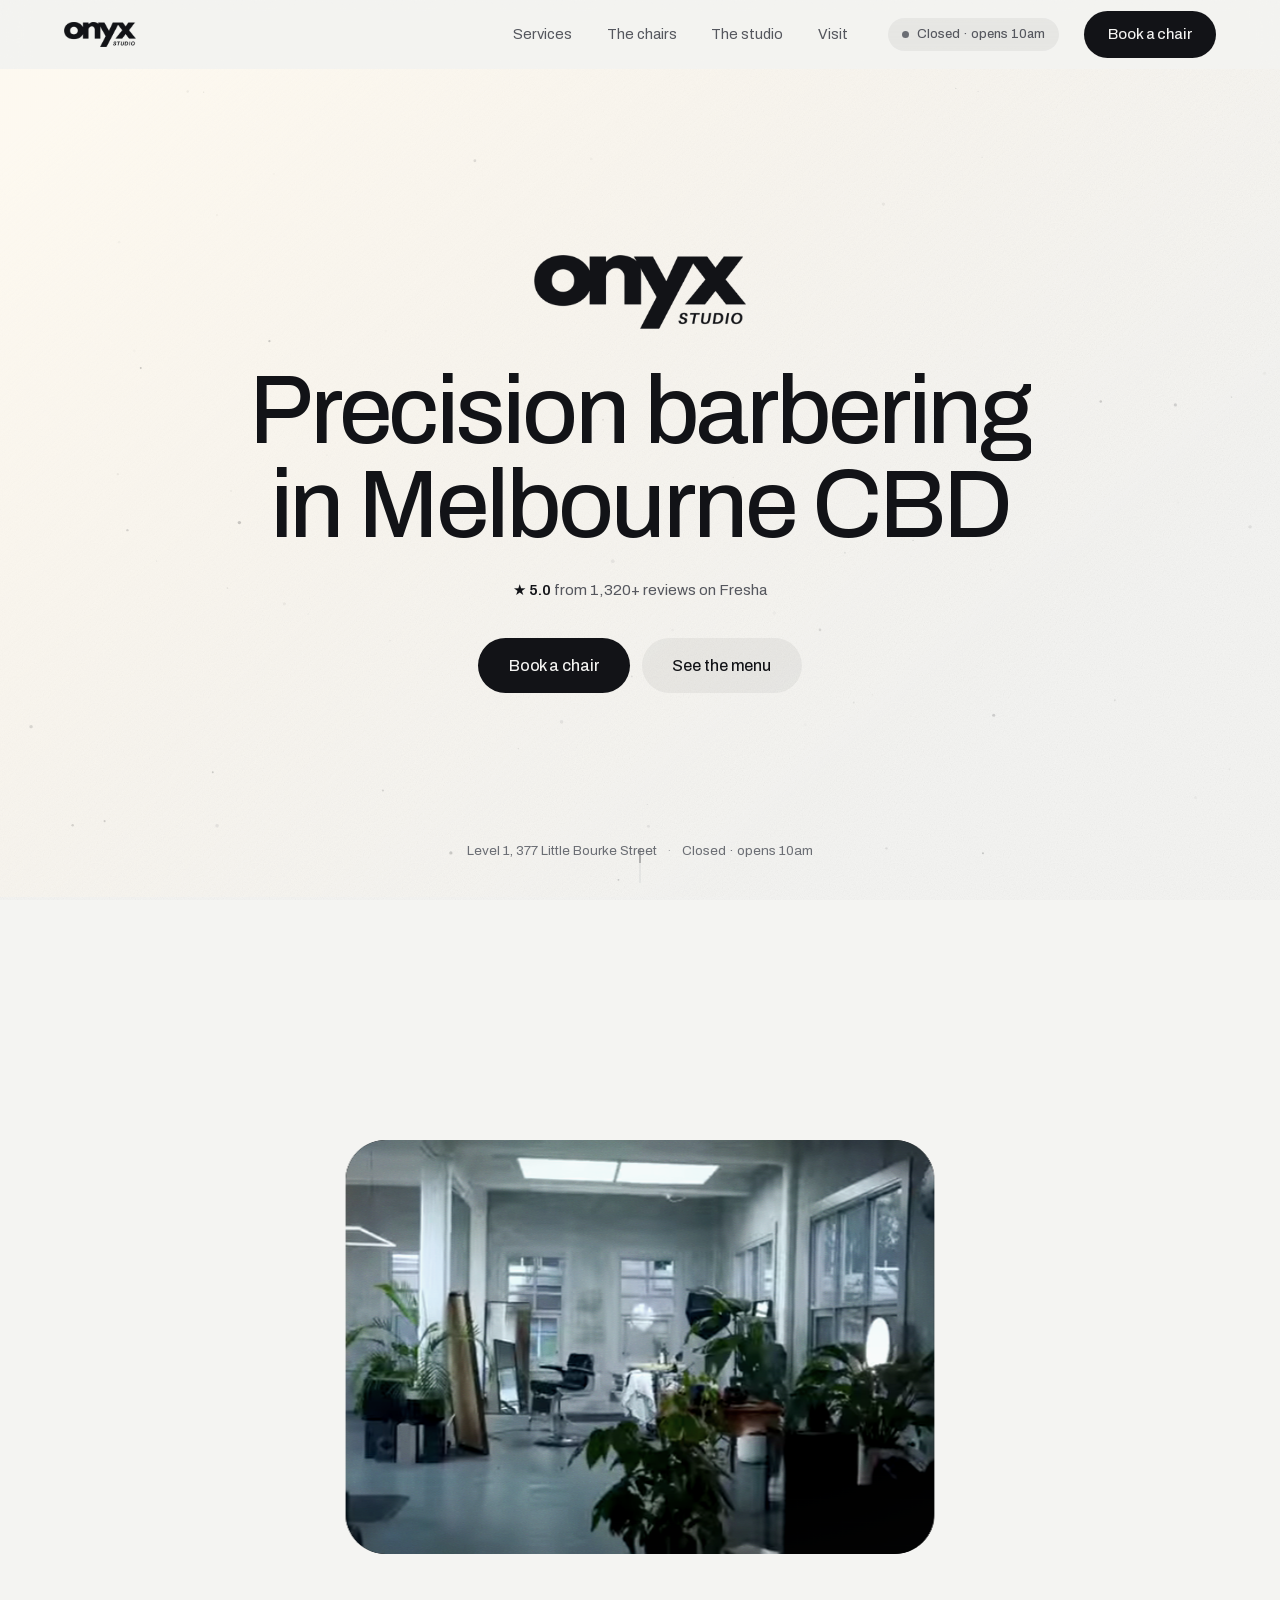
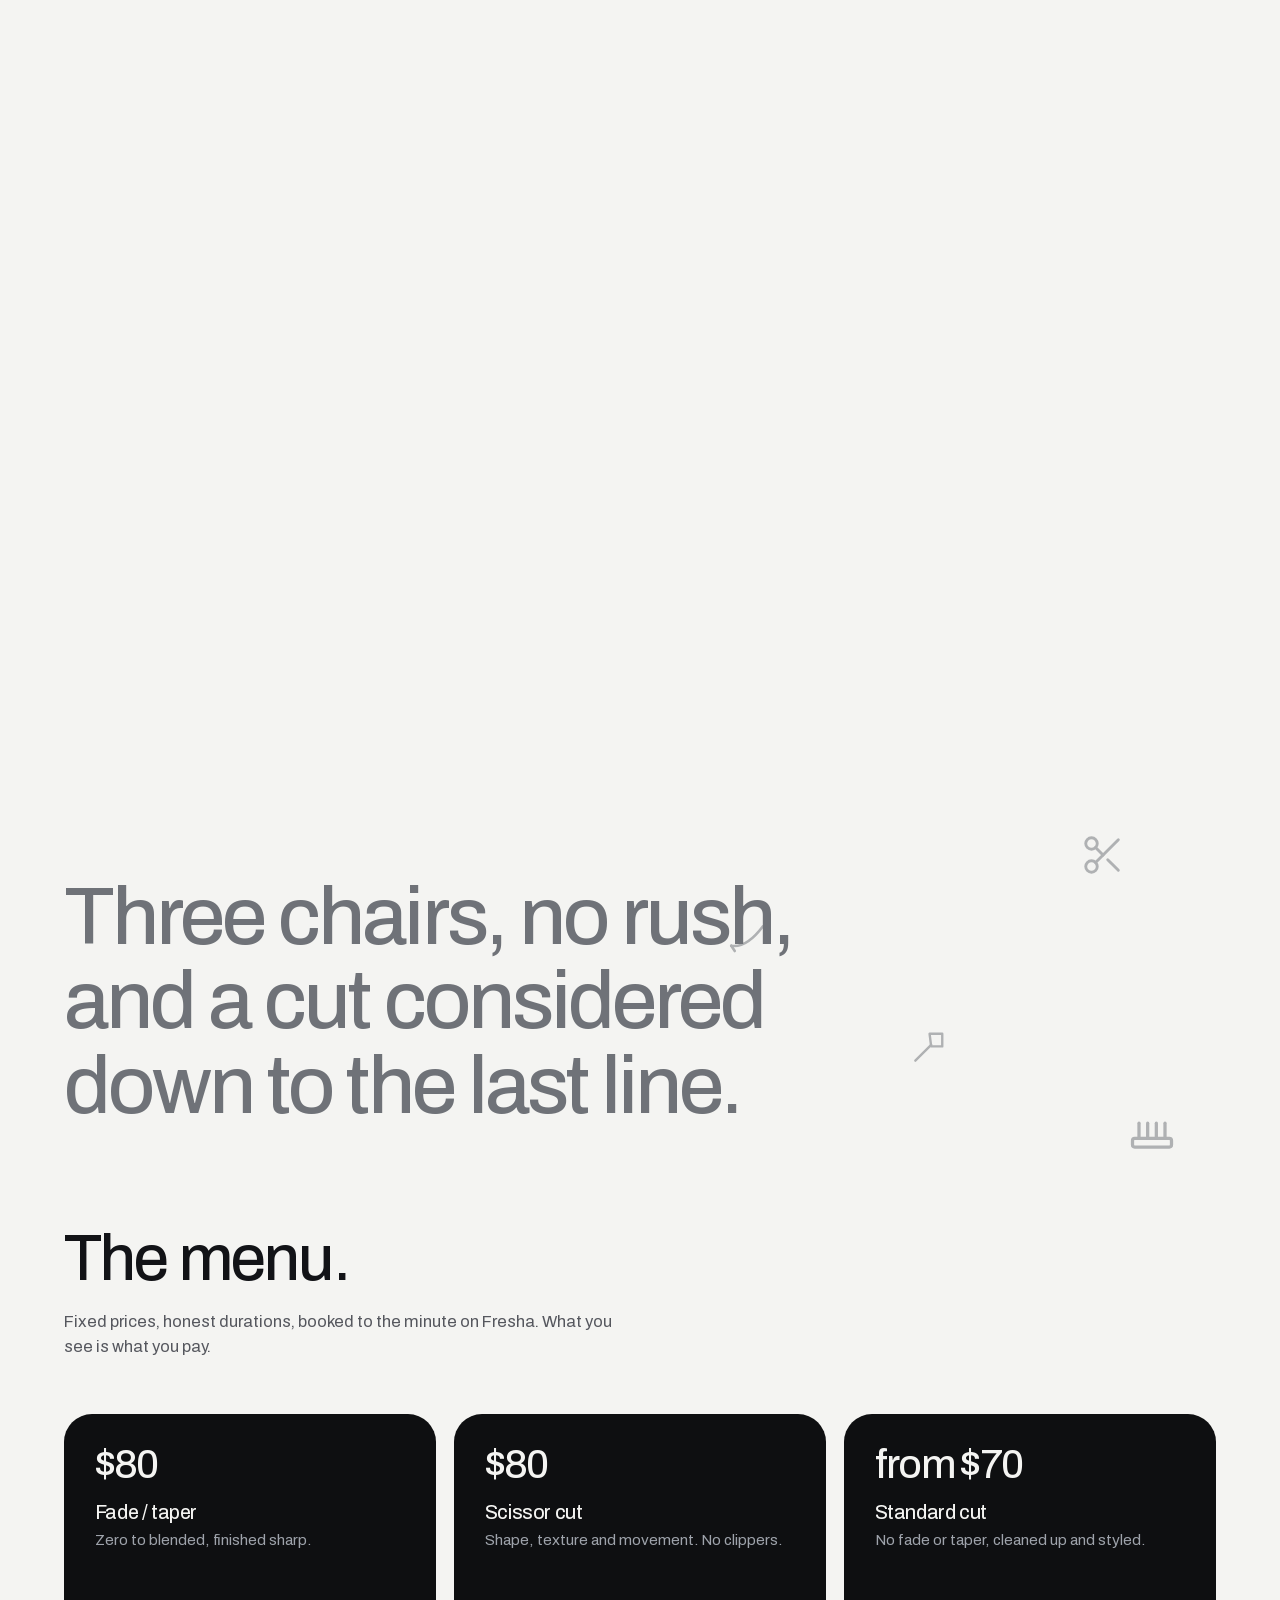
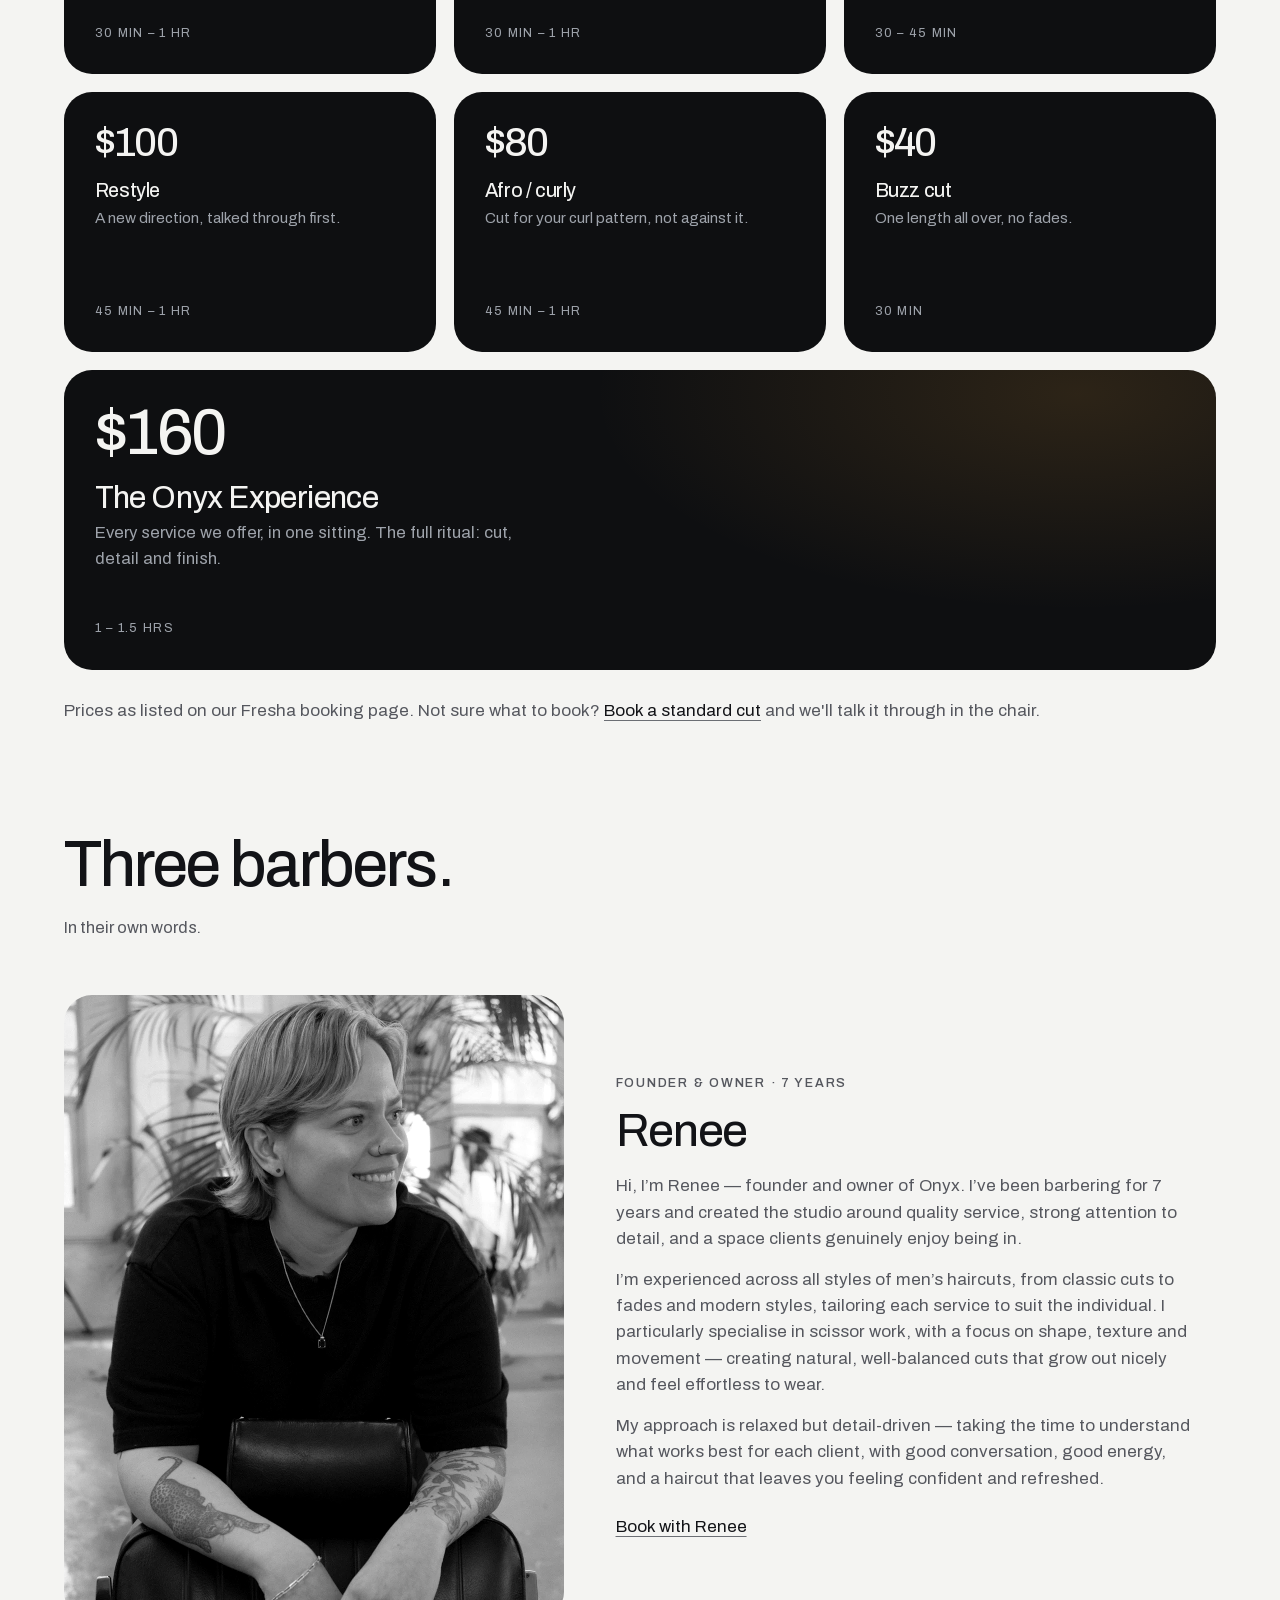
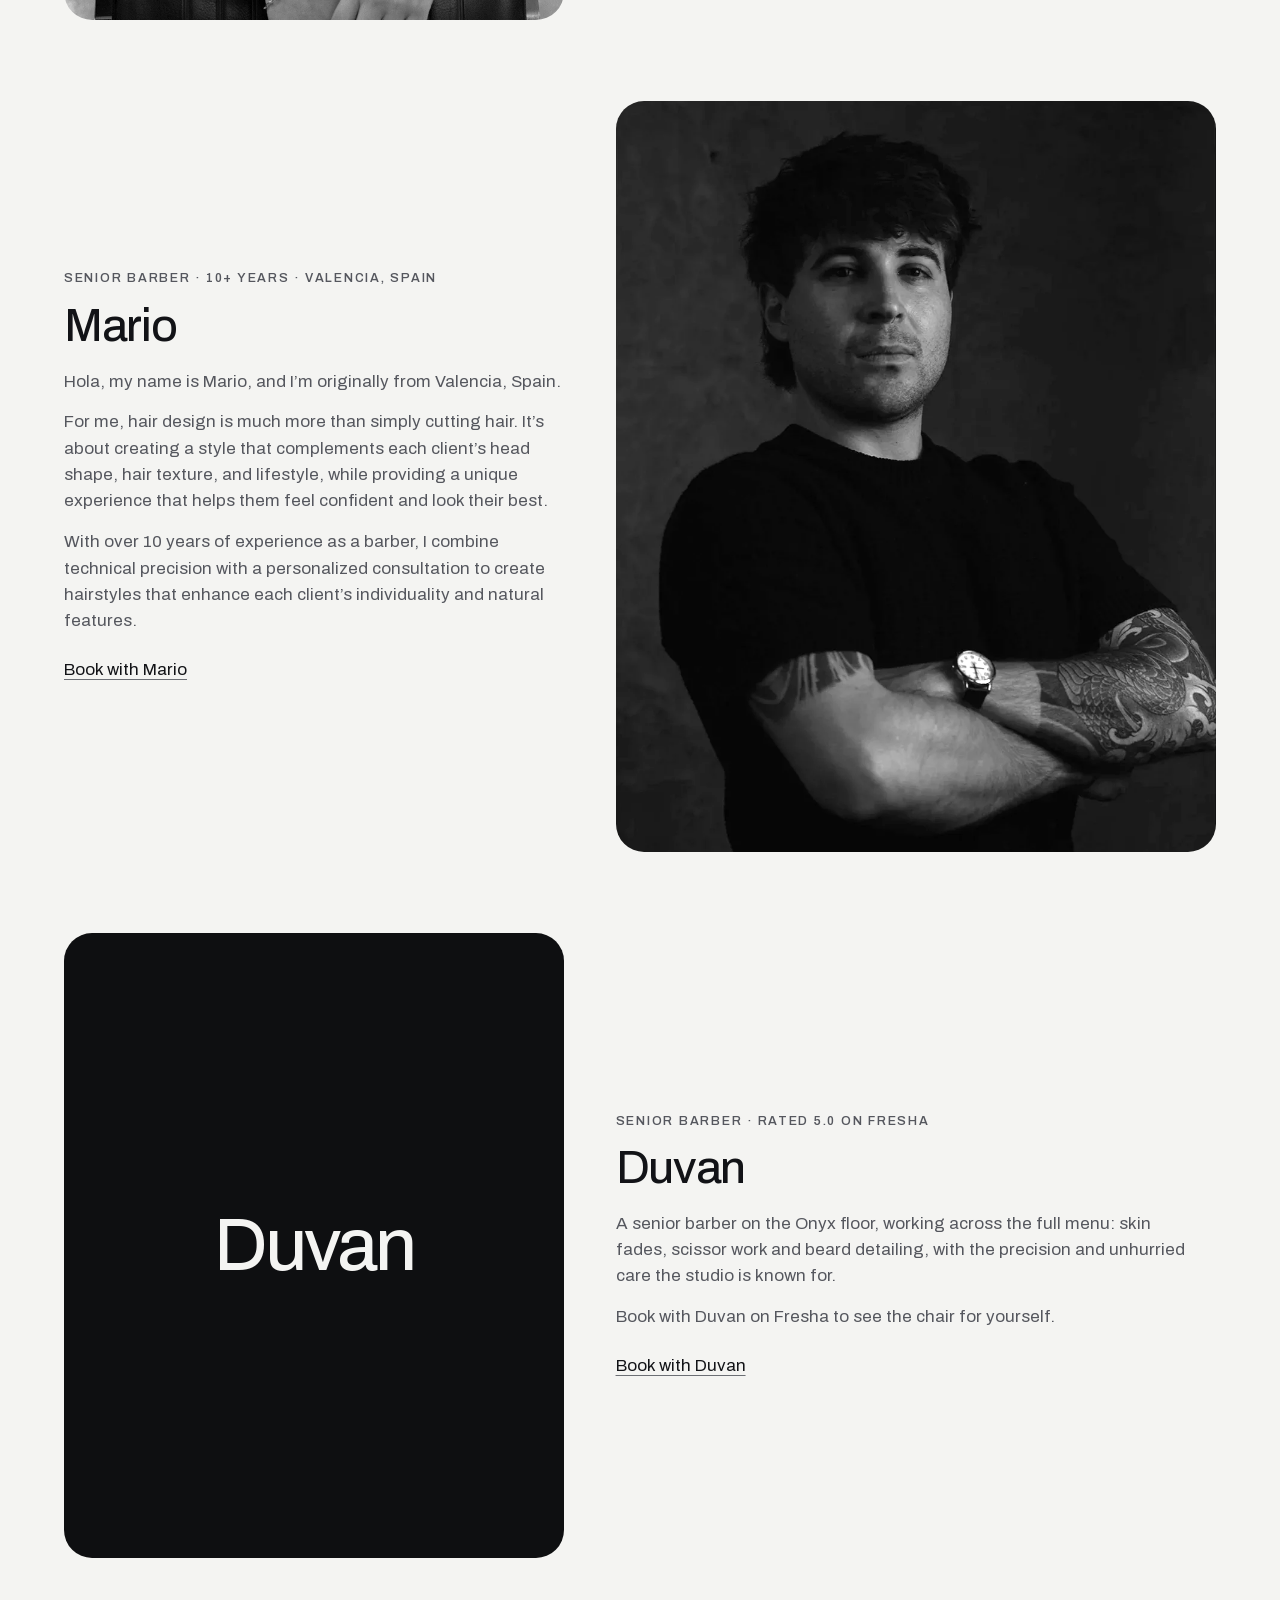
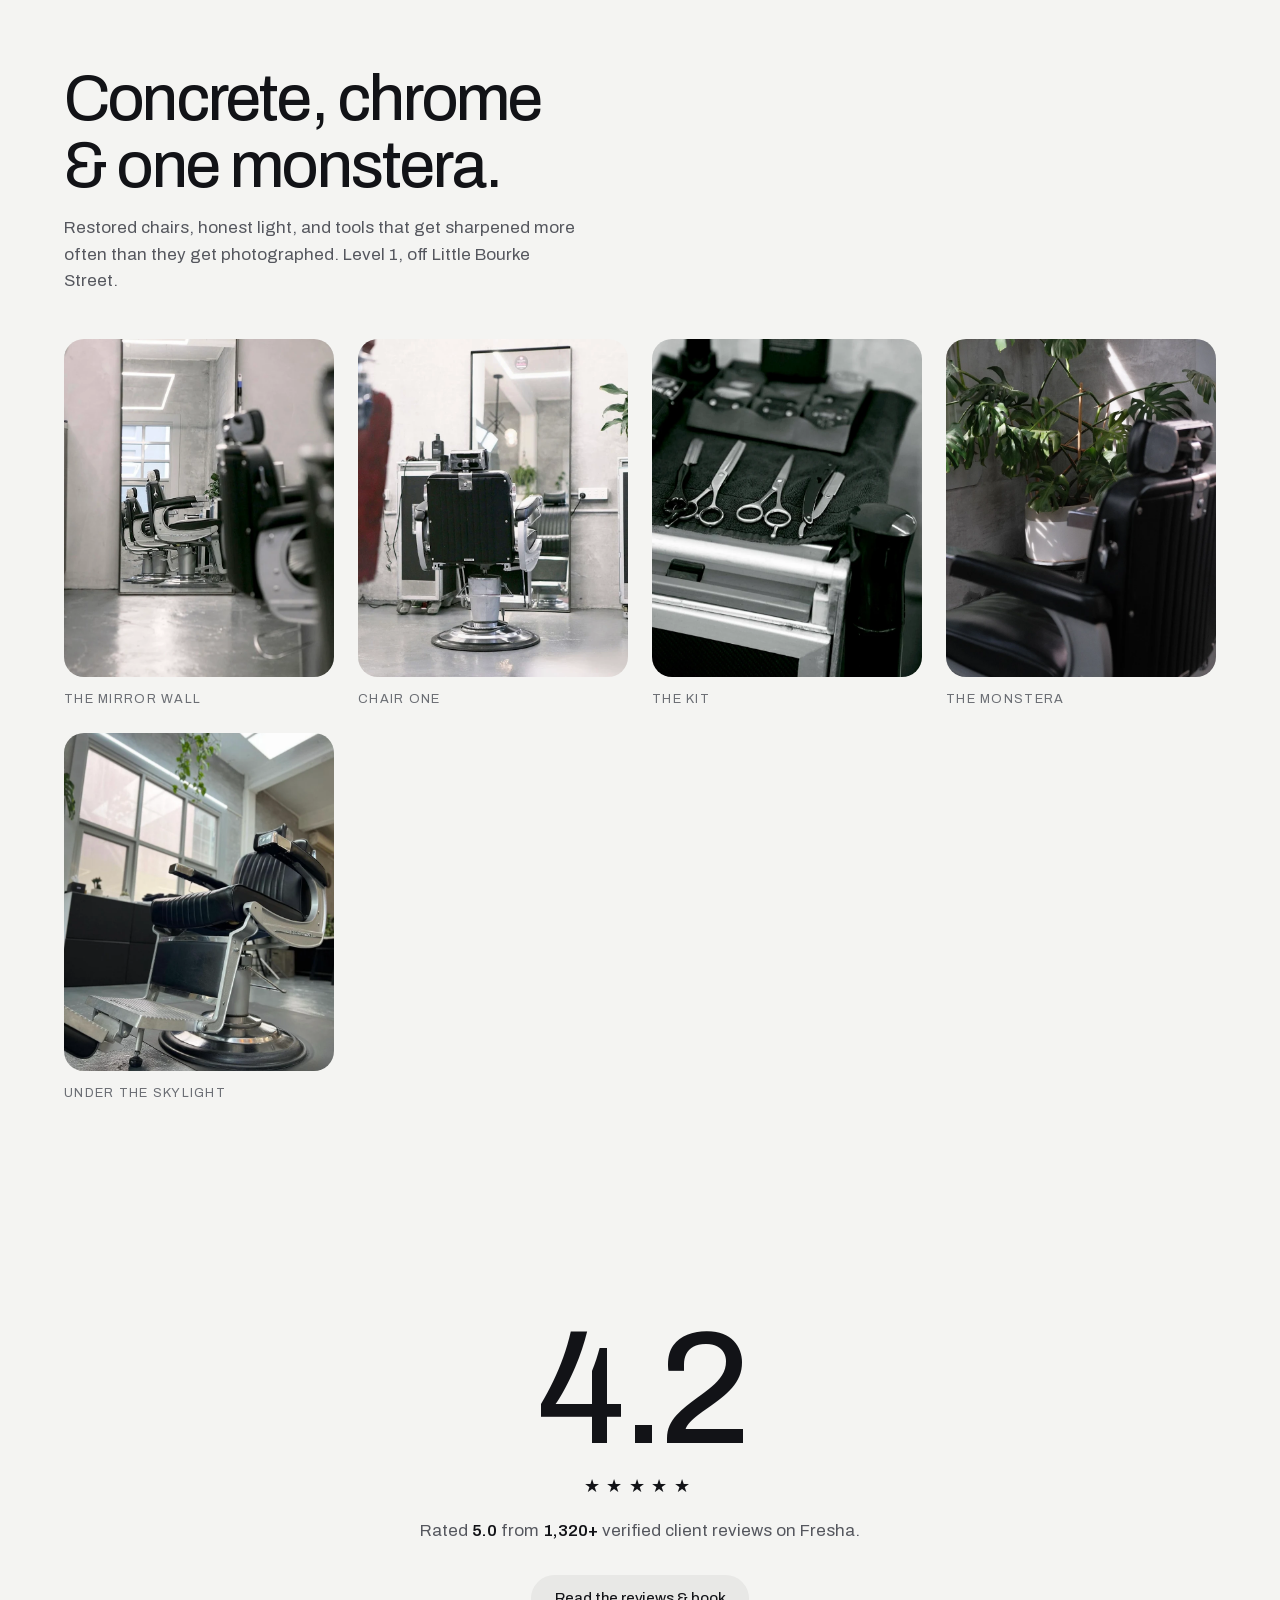
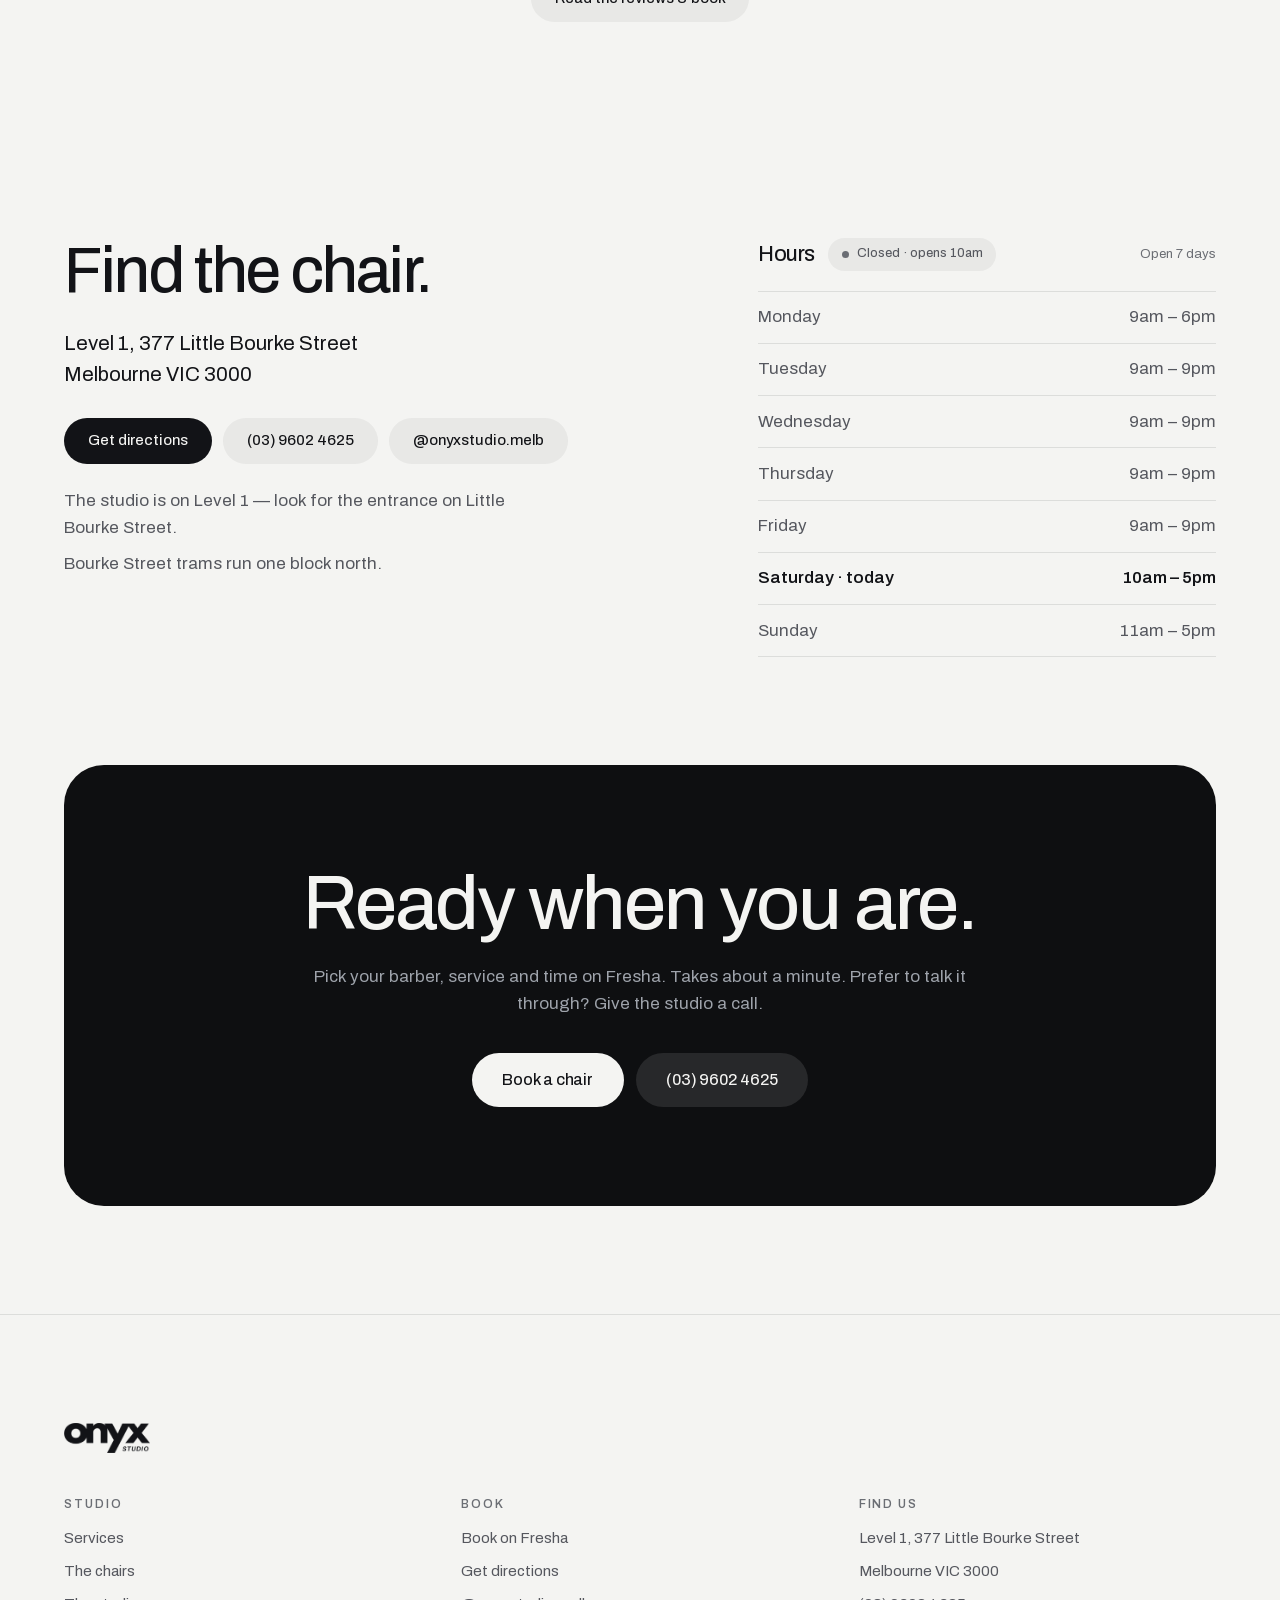
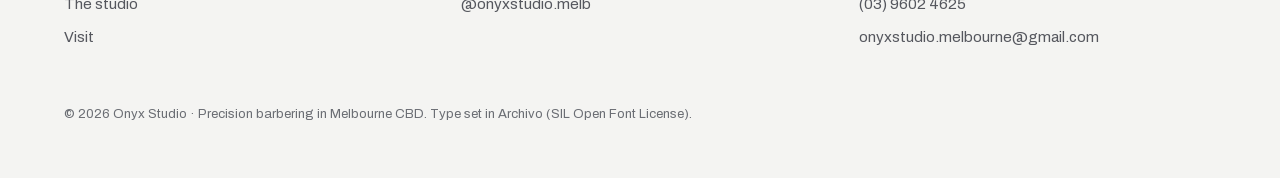
<file: index.html>
<!DOCTYPE html>
<html lang="en">
<head>
  <meta charset="UTF-8">
  <meta name="viewport" content="width=device-width, initial-scale=1.0">
  <title>Barber Melbourne CBD | Onyx Studio — Book Online</title>
  <meta name="description" content="Onyx Studio — precision barbering on Little Bourke Street, Melbourne CBD. Rated 5.0 from 1,320+ reviews on Fresha. Book your chair online in under a minute.">

  <link rel="canonical" href="https://onyxstudio.melbourne/">
  <meta name="theme-color" content="#F4F4F2" media="(prefers-color-scheme: light)">
  <meta name="theme-color" content="#0E0F11" media="(prefers-color-scheme: dark)">

  <!-- Link previews (WhatsApp / iMessage / socials) -->
  <meta property="og:type" content="website">
  <meta property="og:site_name" content="Onyx Studio">
  <meta property="og:title" content="Onyx Studio — Barber, Melbourne CBD">
  <meta property="og:description" content="Precision barbering on Little Bourke Street. Rated 5.0 from 1,320+ reviews. Book online in under a minute.">
  <meta property="og:url" content="https://onyxstudio.melbourne/">
  <meta property="og:image" content="https://onyxstudio.melbourne/images/monstera.webp">
  <meta property="og:image:width" content="816">
  <meta property="og:image:height" content="1020">
  <meta property="og:image:alt" content="A monstera plant behind a black barber chair at Onyx Studio, Melbourne CBD">
  <meta name="twitter:card" content="summary_large_image">

  <link rel="icon" href="images/favicon.svg" type="image/svg+xml">
  <link rel="icon" href="images/favicon-32.png" sizes="32x32" type="image/png">
  <link rel="apple-touch-icon" href="images/apple-touch-icon.png">
  <link rel="manifest" href="site.webmanifest">

  <!-- Archivo Variable, self-hosted (SIL Open Font License). No third-party
       request, so the type never blocks or flashes on a slow connection. -->
  <link rel="preload" href="fonts/archivo-latin.woff2" as="font" type="font/woff2" crossorigin>
  <link rel="stylesheet" href="styles.css?v=33">

  <script type="application/ld+json">
  {
    "@context": "https://schema.org",
    "@type": "HairSalon",
    "name": "Onyx Studio",
    "description": "Precision barbering in Melbourne CBD.",
    "url": "https://onyxstudio.melbourne/",
    "telephone": "+61 3 9602 4625",
    "email": "onyxstudio.melbourne@gmail.com",
    "image": "https://onyxstudio.melbourne/images/onyx-hero-poster.jpg",
    "priceRange": "$$",
    "currenciesAccepted": "AUD",
    "address": {
      "@type": "PostalAddress",
      "streetAddress": "Level 1, 377 Little Bourke Street",
      "addressLocality": "Melbourne",
      "addressRegion": "VIC",
      "postalCode": "3000",
      "addressCountry": "AU"
    },
    "openingHoursSpecification": [
      { "@type": "OpeningHoursSpecification", "dayOfWeek": "Monday", "opens": "09:00", "closes": "18:00" },
      { "@type": "OpeningHoursSpecification", "dayOfWeek": ["Tuesday","Wednesday","Thursday","Friday"], "opens": "09:00", "closes": "21:00" },
      { "@type": "OpeningHoursSpecification", "dayOfWeek": "Saturday", "opens": "10:00", "closes": "17:00" },
      { "@type": "OpeningHoursSpecification", "dayOfWeek": "Sunday", "opens": "11:00", "closes": "17:00" }
    ],
    "hasMap": "https://maps.app.goo.gl/zm2etbhuZQbDkgJt7",
    "sameAs": [
      "https://www.instagram.com/onyxstudio.melb/",
      "https://www.fresha.com/a/onyx-studio-melbourne-377-little-bourke-street-vw90huqt"
    ]
  }
  </script>
  <!-- Note: the 5.0 / 1,320+ rating is real and is shown on the page with its
       source named (Fresha). It is deliberately NOT declared as schema.org
       aggregateRating: those reviews were collected by Fresha, not by this
       site, and Google asks that aggregateRating reflect reviews the site
       itself hosts. Claiming them here would risk a structured-data penalty
       on Onyx's own domain. -->
</head>
<body>

  <a class="skip-link" href="#main">Skip to content</a>

  <noscript>
    <p class="noscript-note">
      This site works best with JavaScript on — it fills in the studio's live
      opening hours and booking links. Without it you can still reach us:
      call <a href="tel:+61396024625">(03) 9602 4625</a>, or book at
      <a href="https://www.fresha.com/a/onyx-studio-melbourne-377-little-bourke-street-vw90huqt">Fresha</a>.
    </p>
  </noscript>

  <!-- ===== Header ===== -->
  <header class="nav" id="top">
    <a class="brand" href="#top" aria-label="Onyx Studio home">
      <img class="brand-logo" src="images/logo-ink-nav.png" srcset="images/logo-ink-nav.png 1x, images/logo-ink.png 2x" alt="Onyx Studio" width="400" height="140">
    </a>

    <nav class="nav-links" aria-label="Main">
      <a href="#services">Services</a>
      <a href="#team">The chairs</a>
      <a href="#studio">The studio</a>
      <a href="#visit">Visit</a>
    </nav>

    <p class="status" data-status hidden>
      <span class="status-dot" aria-hidden="true"></span>
      <span class="status-text" data-status-text></span>
    </p>

    <button class="menu-toggle" type="button" aria-expanded="false" aria-controls="mobile-menu">
      <span class="menu-toggle-label">Menu</span>
    </button>

    <a class="btn btn-primary nav-cta" data-bind-href="booking" data-cta="book-nav" href="#visit">Book a chair</a>
  </header>

  <nav class="mobile-menu" id="mobile-menu" aria-label="Sections" hidden>
    <a href="#services">Services</a>
    <a href="#team">The chairs</a>
    <a href="#studio">The studio</a>
    <a href="#visit">Visit &amp; hours</a>
    <a data-bind-href="phone" data-cta="call-menu" href="#" data-bind="phone">(03) 9602 4625</a>
    <a class="mobile-menu-book" data-bind-href="booking" data-cta="book-menu" href="#visit">Book a chair</a>
  </nav>

  <main id="main">

  <!-- ===== 1 · Arrival ===== -->
  <section class="hero" data-scene="hero">
    <canvas class="light-canvas" data-light="day" aria-hidden="true"></canvas>
    <div class="hero-inner">
      <img class="hero-logo" src="images/logo-ink-hero.png" srcset="images/logo-ink-hero.png 1x, images/logo-ink.png 2x" alt="Onyx Studio" width="600" height="209" fetchpriority="high">
      <h1 class="hero-title">
        <span class="line"><span>Precision barbering</span></span>
        <span class="line"><span>in Melbourne CBD</span></span>
      </h1>
      <p class="hero-proof">
        <span class="star" aria-hidden="true">★</span>
        <strong data-bind="rating">5.0</strong> from <span data-bind="reviewCount">1,320+</span>
        reviews on <span data-bind="reviewSource">Fresha</span>
      </p>
      <div class="hero-actions">
        <a class="btn btn-primary btn-lg" data-bind-href="booking" data-cta="book-hero" href="#visit">Book a chair</a>
        <a class="btn btn-tint btn-lg" href="#services">See the menu</a>
      </div>
    </div>
    <div class="hero-foot">
      <span data-bind="addressLine1">Level 1, 377 Little Bourke Street</span>
      <span class="dot" aria-hidden="true">·</span>
      <span data-bind="todayHours">Melbourne VIC 3000</span>
    </div>
    <span class="scroll-cue" aria-hidden="true"><span></span></span>
  </section>

  <!-- ===== 2 · The room breathes (pinned) ===== -->
  <section class="reel" id="reel" aria-label="Inside the studio">
    <div class="reel-track" data-reel-track>
      <div class="reel-stage" data-reel-stage>
        <figure class="reel-frame" data-reel-frame>
          <video class="reel-video" data-reel-video muted loop playsinline preload="none"
                 poster="images/onyx-hero-poster.jpg" aria-label="Inside Onyx Studio">
            <source src="images/onyx-hero.webm" type="video/webm">
            <source src="images/onyx-hero.mp4" type="video/mp4">
          </video>
          <span class="reel-grain" aria-hidden="true"></span>
          <span class="reel-vignette" aria-hidden="true"></span>
        </figure>
        <p class="reel-line" data-reel-line>
          <span>Three chairs.</span> <span>No rush.</span>
        </p>
      </div>
    </div>
  </section>

  <!-- ===== 3 · The statement ===== -->
  <section class="statement" id="statement">
    <span class="glyph g1" aria-hidden="true"><!-- scissors -->
      <svg viewBox="0 0 24 24" fill="none" stroke="currentColor" stroke-width="1.5" stroke-linecap="round" stroke-linejoin="round"><circle cx="6" cy="6" r="3"/><circle cx="6" cy="18" r="3"/><line x1="20" y1="4" x2="8.12" y2="15.88"/><line x1="14.47" y1="14.48" x2="20" y2="20"/><line x1="8.12" y1="8.12" x2="12" y2="12"/></svg>
    </span>
    <span class="glyph g2" aria-hidden="true"><!-- razor -->
      <svg viewBox="0 0 24 24" fill="none" stroke="currentColor" stroke-width="1.5" stroke-linecap="round" stroke-linejoin="round"><path d="M4 20 L14 10"/><path d="M13 3 L21 3 L21 11 L14 11 Z"/></svg>
    </span>
    <span class="glyph g3" aria-hidden="true"><!-- comb -->
      <svg viewBox="0 0 24 24" fill="none" stroke="currentColor" stroke-width="1.5" stroke-linecap="round" stroke-linejoin="round"><rect x="3" y="14" width="18" height="4" rx="1"/><line x1="6" y1="14" x2="6" y2="7"/><line x1="10" y1="14" x2="10" y2="7"/><line x1="14" y1="14" x2="14" y2="7"/><line x1="18" y1="14" x2="18" y2="7"/></svg>
    </span>
    <span class="glyph g4" aria-hidden="true"><!-- straight razor -->
      <svg viewBox="0 0 24 24" fill="none" stroke="currentColor" stroke-width="1.5" stroke-linecap="round" stroke-linejoin="round"><path d="M3 17c6 1 12-3 18-11"/><path d="M3 17l2 3"/></svg>
    </span>
    <div class="statement-inner">
      <h2 id="statement-text" data-words>Three chairs, no rush, and a cut considered down to the last line.</h2>
    </div>
  </section>

  <!-- ===== 4 · The menu ===== -->
  <section class="services" id="services">
    <div class="section-head reveal">
      <h2>The menu.</h2>
      <p>Fixed prices, honest durations, booked to the minute on Fresha. What you see is what you pay.</p>
    </div>

    <div class="tile-grid">
      <a class="tile reveal" data-tilt data-bind-href="booking" data-cta="book-tile" href="#visit">
        <span class="tile-price">$80</span>
        <h3>Fade / taper</h3>
        <p>Zero to blended, finished sharp.</p>
        <span class="tile-meta">30 min – 1 hr</span>
      </a>
      <a class="tile reveal" data-tilt data-bind-href="booking" data-cta="book-tile" href="#visit">
        <span class="tile-price">$80</span>
        <h3>Scissor cut</h3>
        <p>Shape, texture and movement. No clippers.</p>
        <span class="tile-meta">30 min – 1 hr</span>
      </a>
      <a class="tile reveal" data-tilt data-bind-href="booking" data-cta="book-tile" href="#visit">
        <span class="tile-price">from $70</span>
        <h3>Standard cut</h3>
        <p>No fade or taper, cleaned up and styled.</p>
        <span class="tile-meta">30 – 45 min</span>
      </a>
      <a class="tile reveal" data-tilt data-bind-href="booking" data-cta="book-tile" href="#visit">
        <span class="tile-price">$100</span>
        <h3>Restyle</h3>
        <p>A new direction, talked through first.</p>
        <span class="tile-meta">45 min – 1 hr</span>
      </a>
      <a class="tile reveal" data-tilt data-bind-href="booking" data-cta="book-tile" href="#visit">
        <span class="tile-price">$80</span>
        <h3>Afro / curly</h3>
        <p>Cut for your curl pattern, not against it.</p>
        <span class="tile-meta">45 min – 1 hr</span>
      </a>
      <a class="tile reveal" data-tilt data-bind-href="booking" data-cta="book-tile" href="#visit">
        <span class="tile-price">$40</span>
        <h3>Buzz cut</h3>
        <p>One length all over, no fades.</p>
        <span class="tile-meta">30 min</span>
      </a>
      <a class="tile tile-feature reveal" data-tilt data-bind-href="booking" data-cta="book-tile-feature" href="#visit">
        <span class="tile-price">$160</span>
        <h3>The Onyx Experience</h3>
        <p>Every service we offer, in one sitting. The full ritual: cut, detail and finish.</p>
        <span class="tile-meta">1 – 1.5 hrs</span>
      </a>
    </div>

    <p class="services-note reveal">
      Prices as listed on our Fresha booking page. Not sure what to book?
      <a class="link" data-bind-href="booking" data-cta="book-note" href="#visit">Book a standard cut</a>
      and we'll talk it through in the chair.
    </p>
  </section>

  <!-- ===== 5 · The chairs ===== -->
  <section class="team" id="team">
    <div class="section-head reveal">
      <h2>Three barbers.</h2>
      <p>In their own words.</p>
    </div>

    <div class="chairs">
      <article class="chair reveal">
        <div class="chair-photo">
          <img src="images/renee.webp" alt="Renee, founder and owner of Onyx Studio, seated on a barber chair" width="1000" height="1430" loading="lazy" decoding="async">
        </div>
        <div class="chair-body">
          <p class="chair-role">Founder &amp; owner · 7 years</p>
          <h3>Renee</h3>
          <p>Hi, I’m Renee — founder and owner of Onyx. I’ve been barbering for 7 years and created the studio around quality service, strong attention to detail, and a space clients genuinely enjoy being in.</p>
          <p>I’m experienced across all styles of men’s haircuts, from classic cuts to fades and modern styles, tailoring each service to suit the individual. I particularly specialise in scissor work, with a focus on shape, texture and movement — creating natural, well-balanced cuts that grow out nicely and feel effortless to wear.</p>
          <p>My approach is relaxed but detail-driven — taking the time to understand what works best for each client, with good conversation, good energy, and a haircut that leaves you feeling confident and refreshed.</p>
          <a class="link" data-bind-href="booking" data-cta="book-renee" href="#visit">Book with Renee</a>
        </div>
      </article>

      <article class="chair chair-reverse reveal">
        <div class="chair-photo">
          <img src="images/mario.webp" alt="Mario, senior barber at Onyx Studio, arms folded" width="1000" height="1507" loading="lazy" decoding="async">
        </div>
        <div class="chair-body">
          <p class="chair-role">Senior barber · 10+ years · Valencia, Spain</p>
          <h3>Mario</h3>
          <p>Hola, my name is Mario, and I’m originally from Valencia, Spain.</p>
          <p>For me, hair design is much more than simply cutting hair. It’s about creating a style that complements each client’s head shape, hair texture, and lifestyle, while providing a unique experience that helps them feel confident and look their best.</p>
          <p>With over 10 years of experience as a barber, I combine technical precision with a personalized consultation to create hairstyles that enhance each client’s individuality and natural features.</p>
          <a class="link" data-bind-href="booking" data-cta="book-mario" href="#visit">Book with Mario</a>
        </div>
      </article>

      <article class="chair chair-plate reveal">
        <div class="chair-photo chair-photo-type">
          <span class="plate-name" aria-hidden="true">Duvan</span>
        </div>
        <div class="chair-body">
          <p class="chair-role">Senior barber · rated 5.0 on Fresha</p>
          <h3>Duvan</h3>
          <p>A senior barber on the Onyx floor, working across the full menu: skin fades, scissor work and beard detailing, with the precision and unhurried care the studio is known for.</p>
          <p>Book with Duvan on Fresha to see the chair for yourself.</p>
          <a class="link" data-bind-href="booking" data-cta="book-duvan" href="#visit">Book with Duvan</a>
        </div>
      </article>
    </div>
  </section>

  <!-- ===== 6 · The studio (pinned horizontal) ===== -->
  <section class="studio" id="studio" aria-label="Photos of the studio">
    <div class="studio-track" data-rail-track>
      <div class="studio-stage" data-rail-stage>
        <div class="studio-head">
          <h2>Concrete, chrome<br>&amp; one monstera.</h2>
          <p>Restored chairs, honest light, and tools that get sharpened more often than they get photographed. Level 1, off Little Bourke Street.</p>
        </div>
        <div class="rail" data-rail aria-label="Studio photos">
          <figure class="plate"><img src="images/mirror-row.webp" alt="Barber chairs reflected in a leaning floor mirror at Onyx Studio" width="815" height="1020" loading="lazy" decoding="async"><figcaption>the mirror wall</figcaption></figure>
          <figure class="plate"><img src="images/chair-mirror.webp" alt="A black barber chair in front of a tall mirror" width="815" height="1020" loading="lazy" decoding="async"><figcaption>chair one</figcaption></figure>
          <figure class="plate"><img src="images/tools.webp" alt="Shears, thinning scissors and an open razor laid out on a towel" width="821" height="1020" loading="lazy" decoding="async"><figcaption>the kit</figcaption></figure>
          <figure class="plate"><img src="images/monstera.webp" alt="A monstera plant behind a black barber chair" width="816" height="1020" loading="lazy" decoding="async"><figcaption>the monstera</figcaption></figure>
          <figure class="plate"><img src="images/hero-chair.webp" alt="A barber chair beneath the studio skylight" width="816" height="1020" loading="lazy" decoding="async"><figcaption>under the skylight</figcaption></figure>
        </div>
      </div>
    </div>
  </section>

  <!-- ===== 7 · Proof ===== -->
  <section class="proof">
    <div class="proof-inner reveal">
      <p class="proof-score"><span data-count="5.0" data-count-decimals="1">5.0</span></p>
      <p class="proof-stars" aria-hidden="true">★★★★★</p>
      <p class="proof-label">
        Rated <strong data-bind="rating">5.0</strong> from
        <strong data-bind="reviewCount">1,320+</strong>
        verified client reviews on <span data-bind="reviewSource">Fresha</span>.
      </p>
      <a class="btn btn-tint" data-bind-href="booking" data-cta="book-proof" href="#visit">Read the reviews &amp; book</a>
    </div>
  </section>

  <!-- ===== 8 · Visit ===== -->
  <section class="visit" id="visit">
    <div class="visit-grid">
      <div class="visit-info reveal">
        <h2>Find the chair.</h2>
        <address>
          <span data-bind="addressLine1">Level 1, 377 Little Bourke Street</span><br>
          <span data-bind="addressLine2">Melbourne VIC 3000</span>
        </address>
        <div class="visit-actions">
          <a class="btn btn-primary" data-bind-href="maps" data-cta="directions" href="#" target="_blank" rel="noopener">Get directions</a>
          <a class="btn btn-tint" data-bind-href="phone" data-cta="call-visit" href="#" data-bind="phone">(03) 9602 4625</a>
          <a class="btn btn-tint" data-bind-href="instagram" data-cta="instagram" href="#" target="_blank" rel="noopener" data-bind="instagramHandle">@onyxstudio.melb</a>
        </div>
        <p class="visit-note" data-bind="locationNote" hidden></p>
        <p class="visit-note" data-bind="transport" hidden></p>
      </div>

      <div class="visit-hours reveal">
        <div class="hours-head">
          <h3>Hours</h3>
          <p class="status status-inline" data-status hidden>
            <span class="status-dot" aria-hidden="true"></span>
            <span class="status-text" data-status-text></span>
          </p>
          <p class="hours-every-day" data-open-every-day hidden></p>
        </div>
        <dl class="hours" data-hours></dl>
      </div>
    </div>
  </section>

  <!-- ===== 9 · Finale ===== -->
  <section class="finale">
    <div class="finale-card">
      <canvas class="light-canvas" data-light="night" aria-hidden="true"></canvas>
      <div class="finale-inner reveal">
        <h2>Ready when you are.</h2>
        <p>Pick your barber, service and time on Fresha. Takes about a minute. Prefer to talk it through? Give the studio a call.</p>
        <div class="finale-actions">
          <a class="btn btn-invert btn-lg" data-bind-href="booking" data-cta="book-finale" href="#">Book a chair</a>
          <a class="btn btn-invert-tint btn-lg" data-bind-href="phone" data-cta="call-finale" href="#" data-bind="phone">(03) 9602 4625</a>
        </div>
      </div>
    </div>
  </section>

  </main>

  <!-- ===== Footer ===== -->
  <footer class="footer">
    <div class="footer-inner">
      <img class="footer-logo" src="images/logo-ink-nav.png" srcset="images/logo-ink-nav.png 1x, images/logo-ink.png 2x" alt="Onyx Studio" width="400" height="140" loading="lazy">
      <div class="footer-cols">
        <div class="footer-col">
          <h3>Studio</h3>
          <a href="#services">Services</a>
          <a href="#team">The chairs</a>
          <a href="#studio">The studio</a>
          <a href="#visit">Visit</a>
        </div>
        <div class="footer-col">
          <h3>Book</h3>
          <a data-bind-href="booking" data-cta="book-footer" href="#" target="_blank" rel="noopener">Book on Fresha</a>
          <a data-bind-href="maps" data-cta="directions-footer" href="#" target="_blank" rel="noopener">Get directions</a>
          <a data-bind-href="instagram" href="#" target="_blank" rel="noopener" data-bind="instagramHandle">@onyxstudio.melb</a>
        </div>
        <div class="footer-col">
          <h3>Find us</h3>
          <span data-bind="addressLine1">Level 1, 377 Little Bourke Street</span>
          <span data-bind="addressLine2">Melbourne VIC 3000</span>
          <a data-bind-href="phone" data-cta="call-footer" href="#" data-bind="phone">(03) 9602 4625</a>
          <a data-bind-href="email" href="#" data-bind="email">onyxstudio.melbourne@gmail.com</a>
        </div>
      </div>
      <p class="footer-legal">© <span data-year>2026</span> Onyx Studio · Precision barbering in Melbourne CBD. Type set in Archivo (SIL Open Font License).</p>
    </div>
  </footer>

  <!-- Thumb-reachable booking bar, phones only, appears past the hero -->
  <a class="book-bar" data-bind-href="booking" data-cta="book-bar" href="#visit">
    <span>Book a chair</span>
    <span class="book-bar-proof" aria-hidden="true">★ <span data-bind="rating">5.0</span> · <span data-bind="reviewCount">1,320+</span></span>
  </a>

  <script src="config.js?v=33"></script>
  <script src="motion.js?v=33"></script>
  <script src="script.js?v=33"></script>
</body>
</html>
</file>
<file: styles.css>
/* ==========================================================================
   ONYX STUDIO — "The Room"

   The palette is taken from the studio's own photographs: polished concrete,
   black leather and chrome, and the green of the plants by the window. Colour
   is rationed to exactly two events — the live Open badge (green) and the
   warm light inside the canvas light-field (amber). Everything else is ink.

   You shouldn't need to edit this file to change business details.
   Those all live in config.js.
   ========================================================================== */

/* --- Archivo Variable, self-hosted. SIL Open Font License. ---------------
   Chosen over Inter deliberately. Inter is the default face of everything
   built in the last three years, and a studio selling precision shouldn't
   sound like everything else. Archivo comes from newsprint and signage: it
   sets narrower, so display type can be large without shouting, it has grip
   in the letterforms that suits concrete and steel, and its numerals carry
   the price tiles — which are doing real work on this page. */
@font-face {
  font-family: "Archivo";
  src: url("fonts/archivo-latin.woff2") format("woff2");
  font-weight: 100 900;
  font-style: normal;
  font-display: swap;
}

:root {
  /* --- Surfaces: the room ------------------------------------------------ */
  --concrete:      #f4f4f2;   /* the floor and the walls */
  --concrete-warm: #f4f4f2;   /* same as the page — one colour, no step down */
  --leather:       #0e0f11;   /* the chairs */

  /* --- Ink: two, as the system demands ----------------------------------- */
  --ink:           #121317;
  --ink-muted:     #55575e;
  /* Every grey here is measured against the concrete. --ink-faint carries
     small 12–13px labels, so it has to clear 4.5:1, not 3:1 — the obvious
     #8a8d95 only reaches 3.02:1 and fails them all. */
  --ink-faint:     #6b6e74;   /* 4.64:1 — captions, roles, footer labels */
  --ink-dim:       #6f7278;   /* 4.38:1 — unlit statement words (large type) */
  --on-dark:       #f4f4f2;
  --on-dark-muted: #9ea3ab;

  /* --- The two colour events --------------------------------------------- */
  --green:     #2f6b43;   /* the plants — the live Open badge, nothing else */
  --green-lit: #4e9e68;
  --amber:     #e8a33d;   /* the pendant bulbs — the light-field only */

  /* --- Fills -------------------------------------------------------------- */
  --tint:        rgba(18, 19, 23, 0.055);
  --tint-strong: rgba(18, 19, 23, 0.10);
  --tint-invert: rgba(244, 244, 242, 0.11);
  --hairline:    rgba(18, 19, 23, 0.10);

  /* --- Type --------------------------------------------------------------- */
  --font: "Archivo", -apple-system, BlinkMacSystemFont, "Segoe UI", Roboto, Helvetica, Arial, sans-serif;
  --w-body:    400;
  --w-display: 450;   /* the signature weight — the whole personality */
  --w-strong:  560;

  /* --- Geometry ----------------------------------------------------------- */
  --pill:   9999px;
  --r-card: 28px;
  --r-lg:   40px;

  /* --- Rhythm ------------------------------------------------------------- */
  --max:  1632px;
  --pad:  clamp(1.25rem, 5vw, 5rem);
  --band: clamp(5rem, 12vh, 9.5rem);
}

/* ==========================================================================
   Base
   ========================================================================== */

*, *::before, *::after { box-sizing: border-box; }

html { -webkit-text-size-adjust: 100%; scroll-behavior: smooth; }

body {
  margin: 0;
  background: var(--concrete);
  color: var(--ink);
  font-family: var(--font);
  font-weight: var(--w-body);
  font-size: clamp(1rem, 0.97rem + 0.15vw, 1.0625rem);
  line-height: 1.55;
  font-synthesis-weight: none;
  -webkit-font-smoothing: antialiased;
  overflow-x: hidden;
}

/* A mineral grain over the whole page. It is what stops a flat off-white
   reading as "unstyled", and it matches the concrete in the photographs. */
body::before {
  content: "";
  position: fixed;
  inset: 0;
  z-index: 1;
  pointer-events: none;
  opacity: 0.5;
  mix-blend-mode: multiply;
  background-image: url("data:image/svg+xml,%3Csvg xmlns='http://www.w3.org/2000/svg' width='160' height='160'%3E%3Cfilter id='n'%3E%3CfeTurbulence type='fractalNoise' baseFrequency='0.85' numOctaves='3'/%3E%3CfeColorMatrix type='saturate' values='0'/%3E%3C/filter%3E%3Crect width='160' height='160' filter='url(%23n)' opacity='0.22'/%3E%3C/svg%3E");
}

h1, h2, h3, h4 {
  font-weight: var(--w-display);
  letter-spacing: -0.028em;
  line-height: 1.04;
  margin: 0;
  text-wrap: balance;
}

p { margin: 0; }
img, video, canvas { display: block; max-width: 100%; }
a { color: inherit; }

/* Anchor links must not drop their heading behind the sticky header. */
section[id], main[id] { scroll-margin-top: 88px; }

:focus-visible {
  outline: 2px solid var(--ink);
  outline-offset: 3px;
  border-radius: 4px;
}

.skip-link {
  position: absolute;
  left: -9999px;
  top: 0;
  z-index: 200;
  background: var(--ink);
  color: var(--concrete);
  padding: 0.75rem 1.25rem;
  border-radius: 0 0 12px 0;
}
.skip-link:focus { left: 0; }

.noscript-note {
  position: relative;
  z-index: 10;
  margin: 0;
  padding: 0.9rem var(--pad);
  background: var(--ink);
  color: var(--concrete);
  font-size: 0.9rem;
}
.noscript-note a { color: #fff; }

/* There is deliberately no `.eyebrow` here any more. A small tracked
   uppercase label above every section heading (SERVICES / THE CHAIRS /
   VISIT / BOOKING) is the most over-used scaffold on the web right now, and
   all six were restating the heading directly beneath them. The headings can
   carry their own sections. */

.link {
  color: var(--ink);
  text-decoration: underline;
  text-underline-offset: 0.22em;
  text-decoration-thickness: 1px;
  text-decoration-color: var(--ink-faint);
  transition: text-decoration-color 0.2s;
}
.link:hover { text-decoration-color: var(--ink); }

/* ==========================================================================
   Buttons — pill everything
   ========================================================================== */

.btn {
  display: inline-flex;
  align-items: center;
  justify-content: center;
  gap: 0.5rem;
  min-height: 46px;
  padding: 0.72rem 1.5rem;
  border-radius: var(--pill);
  font-size: 0.95rem;
  font-weight: var(--w-display);
  letter-spacing: -0.006em;
  text-decoration: none;
  white-space: nowrap;
  border: 0;
  cursor: pointer;
  transition: background-color 0.22s ease, color 0.22s ease,
              transform 0.22s cubic-bezier(0.2, 0.8, 0.2, 1);
}
.btn:active { transform: scale(0.975); }

.btn-lg { min-height: 54px; padding: 0.9rem 1.9rem; font-size: 1.02rem; }

.btn-primary { background: var(--ink); color: var(--concrete); }
.btn-primary:hover { background: #000; }

.btn-tint { background: var(--tint); color: var(--ink); }
.btn-tint:hover { background: var(--tint-strong); }

.btn-invert { background: var(--concrete); color: var(--ink); }
.btn-invert:hover { background: #fff; }

.btn-invert-tint { background: var(--tint-invert); color: var(--on-dark); }
.btn-invert-tint:hover { background: rgba(244, 244, 242, 0.18); }

/* ==========================================================================
   Header
   ========================================================================== */

.nav {
  position: sticky;
  top: 0;
  z-index: 100;
  display: flex;
  align-items: center;
  gap: clamp(0.75rem, 2vw, 2rem);
  padding: 0.7rem var(--pad);
  background: rgba(244, 244, 242, 0.72);
  backdrop-filter: saturate(150%) blur(14px);
  -webkit-backdrop-filter: saturate(150%) blur(14px);
  transition: box-shadow 0.3s, background-color 0.3s;
}
.nav.is-scrolled {
  background: rgba(244, 244, 242, 0.9);
  box-shadow: 0 1px 0 var(--hairline);
}

/* While the video fills the screen the header would sit as a bright bar
   across a dark plate. Invert it instead, so the film keeps the frame. */
html.is-dark .nav {
  background: rgba(14, 15, 17, 0.55);
  box-shadow: none;
  color: var(--on-dark);
}
html.is-dark .brand-logo { filter: invert(1); }
html.is-dark .nav-links a { color: var(--on-dark-muted); }
html.is-dark .nav-links a:hover { background: var(--tint-invert); color: var(--on-dark); }
html.is-dark .nav .status { background: var(--tint-invert); color: var(--on-dark-muted); }
html.is-dark .nav .status.is-open { color: var(--green-lit); background: rgba(78, 158, 104, 0.16); }
html.is-dark .nav-cta { background: var(--concrete); color: var(--ink); }
html.is-dark .menu-toggle { background: var(--tint-invert); color: var(--on-dark); }

.brand { display: flex; align-items: center; flex: 0 0 auto; }
.brand-logo { width: auto; height: 25px; }

.nav-links { display: flex; gap: 0.25rem; margin-left: auto; }
.nav-links a {
  padding: 0.5rem 0.95rem;
  border-radius: var(--pill);
  font-size: 0.92rem;
  color: var(--ink-muted);
  text-decoration: none;
  transition: background-color 0.2s, color 0.2s;
}
.nav-links a:hover { background: var(--tint); color: var(--ink); }

/* The live Open / Closed badge. The green is the studio's own plants, and
   this is the only place on the page where colour is allowed to mean
   something — so it is never used decoratively anywhere else. */
.status {
  display: inline-flex;
  align-items: center;
  gap: 0.5rem;
  margin: 0;
  padding: 0.42rem 0.85rem;
  border-radius: var(--pill);
  background: var(--tint);
  font-size: 0.82rem;
  font-weight: var(--w-display);
  color: var(--ink-muted);
  white-space: nowrap;
}
.status-dot {
  width: 7px;
  height: 7px;
  border-radius: 50%;
  background: var(--ink-faint);
  flex: 0 0 auto;
}
.status.is-open { color: var(--green); background: rgba(47, 107, 67, 0.1); }
.status.is-open .status-dot { background: var(--green-lit); }
html.motion .status.is-open .status-dot { animation: pulse 2.6s ease-in-out infinite; }

@keyframes pulse {
  0%, 100% { box-shadow: 0 0 0 0 rgba(78, 158, 104, 0.55); }
  50%      { box-shadow: 0 0 0 6px rgba(78, 158, 104, 0); }
}

.menu-toggle {
  display: none;
  margin-left: auto;
  padding: 0.5rem 0.95rem;
  border-radius: var(--pill);
  background: var(--tint);
  color: var(--ink);
  font: inherit;
  font-size: 0.9rem;
  font-weight: var(--w-display);
  cursor: pointer;
}

.mobile-menu {
  display: none;
  position: sticky;
  top: 56px;
  z-index: 99;
  flex-direction: column;
  padding: 0.5rem var(--pad) 1.25rem;
  background: rgba(244, 244, 242, 0.97);
  backdrop-filter: blur(14px);
  -webkit-backdrop-filter: blur(14px);
  box-shadow: 0 12px 24px rgba(18, 19, 23, 0.06);
}
.mobile-menu a {
  padding: 0.85rem 0.25rem;
  font-size: 1.05rem;
  text-decoration: none;
  border-bottom: 1px solid var(--hairline);
}
.mobile-menu-book {
  margin-top: 0.9rem;
  text-align: center;
  background: var(--ink);
  color: var(--concrete);
  border-radius: var(--pill);
  border-bottom: 0;
}

/* ==========================================================================
   1 · Arrival
   ========================================================================== */

.hero {
  position: relative;
  z-index: 2;
  min-height: clamp(560px, 92svh, 1100px);
  display: grid;
  place-items: center;
  padding: clamp(3rem, 9vh, 7rem) var(--pad) clamp(5rem, 11vh, 8rem);
  text-align: center;
  overflow: hidden;
}

.light-canvas {
  position: absolute;
  inset: 0;
  width: 100%;
  height: 100%;
  z-index: 0;
  pointer-events: none;
}

.hero-inner { position: relative; z-index: 1; max-width: 1180px; }

.hero-logo {
  width: auto;
  height: clamp(38px, 6.5vw, 74px);
  margin: 0 auto clamp(1.75rem, 4vh, 3rem);
}

.hero-title {
  /* Capped at 6rem. Archivo sets narrower than Inter, so this reads larger
     than the number suggests — past it the page is shouting, not designing. */
  font-size: clamp(2.6rem, 7.6vw, 6rem);
  line-height: 0.97;
  letter-spacing: -0.032em;
  margin-bottom: clamp(1.25rem, 3vh, 2rem);
}
.hero-title .line { display: block; overflow: hidden; padding-bottom: 0.12em; margin-bottom: -0.12em; }
.hero-title .line > span { display: block; }

html.motion .hero-title .line > span {
  transform: translateY(105%);
  animation: rise 1.1s cubic-bezier(0.16, 1, 0.3, 1) forwards;
}
html.motion .hero-title .line:nth-child(2) > span { animation-delay: 0.09s; }
@keyframes rise { to { transform: translateY(0); } }

.hero-proof {
  font-size: clamp(0.95rem, 1.2vw, 1.1rem);
  color: var(--ink-muted);
  margin-bottom: clamp(1.75rem, 4vh, 2.75rem);
}
.hero-proof strong { font-weight: var(--w-strong); color: var(--ink); }
.star { color: var(--ink); }

.hero-actions { display: flex; flex-wrap: wrap; gap: 0.75rem; justify-content: center; }

.hero-foot {
  position: absolute;
  bottom: clamp(1.5rem, 4vh, 2.75rem);
  left: 0;
  right: 0;
  z-index: 1;
  display: flex;
  flex-wrap: wrap;
  gap: 0.6rem;
  justify-content: center;
  padding: 0 var(--pad);
  font-size: 0.85rem;
  color: var(--ink-faint);
}
.hero-foot .dot { opacity: 0.5; }

.scroll-cue {
  position: absolute;
  bottom: clamp(0.5rem, 1.5vh, 1rem);
  left: 50%;
  translate: -50% 0;
  width: 1px;
  height: 34px;
  background: var(--hairline);
  overflow: hidden;
}
.scroll-cue > span { display: block; width: 100%; height: 40%; background: var(--ink); }
html.motion .scroll-cue > span { animation: cue 2.4s cubic-bezier(0.7, 0, 0.3, 1) infinite; }
@keyframes cue {
  0%        { transform: translateY(-100%); }
  55%, 100% { transform: translateY(250%); }
}

/* ==========================================================================
   2 · The room breathes — pinned video expansion
   ========================================================================== */

.reel { position: relative; z-index: 2; }

/* Without JS, or with reduced motion, this is simply a well-framed video. */
.reel-track { padding: 0 var(--pad) var(--band); }
.reel-frame {
  position: relative;
  margin: 0 auto;
  max-width: 1100px;
  aspect-ratio: 16 / 9;
  border-radius: var(--r-lg);
  overflow: hidden;
  background: var(--leather);
}
.reel-video {
  width: 100%;
  height: 100%;
  object-fit: cover;
  /* A light grade. The plate is soft at full bleed, and a touch of contrast
     with the saturation pulled back reads as film stock rather than as a
     low-resolution file. */
  filter: contrast(1.08) saturate(0.82) brightness(0.98);
}
.reel-line {
  margin: 1.75rem auto 0;
  text-align: center;
  font-size: clamp(1.35rem, 3vw, 2.4rem);
  font-weight: var(--w-display);
  letter-spacing: -0.03em;
}

/* Grain over the video. The source footage is 640×360 — grain is how a
   cinematographer carries a soft plate at size, and it does the same job
   here: it hides scaling softness and reads as film rather than as low-res. */
.reel-grain {
  position: absolute;
  inset: -50%;
  pointer-events: none;
  opacity: 0.3;
  mix-blend-mode: overlay;
  background-image: url("data:image/svg+xml,%3Csvg xmlns='http://www.w3.org/2000/svg' width='140' height='140'%3E%3Cfilter id='g'%3E%3CfeTurbulence type='fractalNoise' baseFrequency='0.9' numOctaves='2'/%3E%3C/filter%3E%3Crect width='140' height='140' filter='url(%23g)'/%3E%3C/svg%3E");
}
html.motion .reel-grain { animation: grain 0.9s steps(4) infinite; }
@keyframes grain {
  0%   { transform: translate(0, 0); }
  25%  { transform: translate(-3%, 2%); }
  50%  { transform: translate(2%, -3%); }
  75%  { transform: translate(-2%, -2%); }
  100% { transform: translate(0, 0); }
}

.reel-vignette {
  position: absolute;
  inset: 0;
  pointer-events: none;
  background: radial-gradient(120% 90% at 50% 45%, transparent 45%, rgba(14, 15, 17, 0.42) 100%);
}

/* The pinned version, only when motion is on. */
html.motion .reel-track { height: 340vh; padding: 0; position: relative; }
html.motion .reel-stage {
  position: sticky;
  top: 0;
  height: 100svh;
  display: grid;
  place-items: center;
  overflow: hidden;
  background: rgb(14 15 17 / var(--reel-dark, 0));
}
html.motion .reel-frame {
  --s: 0.46;
  position: absolute;
  inset: 0;
  width: 100%;
  height: 100%;
  max-width: none;
  aspect-ratio: auto;
  margin: 0;
  transform: scale(var(--s));
  border-radius: calc(var(--r-lg) / var(--s));
  will-change: transform;
}
html.motion .reel-line {
  position: relative;
  z-index: 2;
  margin: 0;
  padding: 0 var(--pad);
  color: #fff;
  font-size: clamp(1.6rem, 5.5vw, 5rem);
  /* Plain white with a soft shadow rather than a blend mode: the footage
     underneath changes every frame, and difference-blended type vanishes
     the moment it crosses a mid-tone. */
  text-shadow: 0 2px 40px rgba(14, 15, 17, 0.55), 0 1px 3px rgba(14, 15, 17, 0.4);
  opacity: var(--reel-line, 0);
}

/* ==========================================================================
   3 · The statement
   ========================================================================== */

.statement { position: relative; z-index: 2; padding: var(--band) var(--pad); overflow: hidden; }
.statement-inner { max-width: var(--max); margin: 0 auto; }

#statement-text {
  max-width: 20ch;
  font-size: clamp(2.1rem, 6.4vw, 6rem);
  line-height: 1.03;
  letter-spacing: -0.036em;
}

.word { display: inline-block; }
/* The unlit state is a mid-grey rather than a faded ink. Dropping the opacity
   to 0.2 looked better but put this text at ~1.5:1 against the concrete —
   unreadable for anyone who lands mid-section. #6f7278 holds 4.3:1 and the
   grey-to-black lift still reads as a reveal. */
html.motion .word {
  color: var(--ink-dim);
  transform: translateY(0.12em);
  transition: color 0.55s ease, transform 0.6s cubic-bezier(0.16, 1, 0.3, 1);
}
html.motion .word.is-lit { color: var(--ink); transform: none; }

.glyph { position: absolute; color: var(--ink-faint); opacity: 0.5; pointer-events: none; }
.glyph svg { width: 100%; height: 100%; }
.g1 { width: 46px; height: 46px; top: 16%; right: 12%; }
.g2 { width: 38px; height: 38px; top: 58%; right: 26%; }
.g3 { width: 52px; height: 52px; bottom: 14%; right: 8%; }
.g4 { width: 42px; height: 42px; top: 34%; right: 40%; }
html.motion .glyph { animation: drift 14s ease-in-out infinite; }
html.motion .g2 { animation-duration: 18s; animation-delay: -4s; }
html.motion .g3 { animation-duration: 21s; animation-delay: -9s; }
html.motion .g4 { animation-duration: 16s; animation-delay: -2s; }
@keyframes drift {
  0%, 100% { transform: translate(0, 0) rotate(0deg); }
  33%      { transform: translate(-14px, -18px) rotate(-7deg); }
  66%      { transform: translate(10px, 12px) rotate(5deg); }
}

/* ==========================================================================
   4 · The menu — leather tiles
   ========================================================================== */

.services { padding: 0 var(--pad) var(--band); }

.section-head { max-width: var(--max); margin: 0 auto clamp(2.5rem, 6vh, 4.5rem); }
.section-head h2 { font-size: clamp(2rem, 5vw, 4.4rem); margin-bottom: 1rem; }
.section-head p {
  max-width: 56ch;
  color: var(--ink-muted);
  font-size: clamp(1rem, 1.3vw, 1.15rem);
}

.tile-grid {
  max-width: var(--max);
  margin: 0 auto;
  display: grid;
  /* 340px keeps this at three columns on a desktop, so the six services fill
     two clean rows instead of leaving an orphan pair. */
  grid-template-columns: repeat(auto-fit, minmax(min(100%, 340px), 1fr));
  gap: clamp(0.75rem, 1.4vw, 1.25rem);
}

.tile {
  position: relative;
  display: flex;
  flex-direction: column;
  gap: 0.4rem;
  min-height: 260px;
  padding: clamp(1.5rem, 2.4vw, 2.25rem);
  border-radius: var(--r-card);
  background: var(--leather);
  color: var(--on-dark);
  text-decoration: none;
  overflow: hidden;
  isolation: isolate;
  transition: transform 0.5s cubic-bezier(0.16, 1, 0.3, 1);
}

/* The radial aura, following the pointer. This is the only "glow" in the
   system, and it exists only on the dark tiles. */
.tile::before {
  content: "";
  position: absolute;
  inset: -1px;
  z-index: -1;
  opacity: 0;
  transition: opacity 0.45s ease;
  background: radial-gradient(
    340px circle at var(--mx, 50%) var(--my, 50%),
    rgba(199, 203, 209, 0.2),
    rgba(199, 203, 209, 0.05) 42%,
    transparent 70%
  );
}
.tile:hover::before, .tile:focus-visible::before { opacity: 1; }
.tile:hover { transform: translateY(-4px); }

.tile-price {
  font-size: clamp(2.1rem, 3.2vw, 3.1rem);
  font-weight: var(--w-display);
  letter-spacing: -0.04em;
  line-height: 1;
  margin-bottom: 0.65rem;
}
.tile h3 { font-size: 1.22rem; letter-spacing: -0.02em; }
.tile p { color: var(--on-dark-muted); font-size: 0.96rem; }
.tile-meta {
  margin-top: auto;
  padding-top: 1.25rem;
  font-size: 0.8rem;
  letter-spacing: 0.1em;
  text-transform: uppercase;
  color: var(--on-dark-muted);
}

.tile-feature { grid-column: 1 / -1; min-height: 300px; }
.tile-feature .tile-price { font-size: clamp(2.6rem, 5vw, 4.6rem); }
.tile-feature h3 { font-size: clamp(1.5rem, 2.4vw, 2.2rem); }
.tile-feature p { max-width: 46ch; font-size: 1.05rem; }
.tile-feature::after {
  content: "";
  position: absolute;
  inset: 0;
  z-index: -2;
  background: radial-gradient(70% 120% at 88% 8%, rgba(232, 163, 61, 0.14), transparent 60%);
}

.services-note { max-width: var(--max); margin: clamp(1.75rem, 3vh, 2.5rem) auto 0; color: var(--ink-muted); }

/* ==========================================================================
   5 · The chairs
   ========================================================================== */

.team { padding: 0 var(--pad) var(--band); }

.chairs {
  max-width: var(--max);
  margin: 0 auto;
  display: flex;
  flex-direction: column;
  gap: clamp(3.5rem, 9vh, 8rem);
}

.chair {
  position: relative;
  display: grid;
  grid-template-columns: minmax(0, 5fr) minmax(0, 6fr);
  gap: clamp(1.5rem, 4vw, 4.5rem);
  align-items: center;
}
.chair-reverse > .chair-photo { order: 2; }

/* The ghosted 01 / 02 / 03 that used to sit behind each barber is gone.
   Nothing about Renee being "01" was information the reader needed — it was
   scaffolding dressed as a sequence. The three-chairs motif already lives in
   the copy, which is where it means something. */

.chair-photo {
  position: relative;
  border-radius: var(--r-card);
  overflow: hidden;
  background: var(--concrete-warm);
}
.chair-photo img {
  width: 100%;
  height: 100%;
  object-fit: cover;
  aspect-ratio: 4 / 5;
  /* The two portraits were shot differently — one bright colour, one dark
     mono. Grading both to black and white makes the row read as one team,
     and keeps the page's only colour on the plants and the Open badge. */
  filter: grayscale(1) contrast(1.05);
}

.chair-photo-type {
  display: grid;
  place-items: center;
  aspect-ratio: 4 / 5;
  background: var(--leather);
  color: var(--on-dark);
}
.plate-name {
  font-size: clamp(2.4rem, 6vw, 4.6rem);
  font-weight: var(--w-display);
  letter-spacing: -0.04em;
}

.chair-role {
  font-size: 0.78rem;
  font-weight: var(--w-strong);
  letter-spacing: 0.14em;
  text-transform: uppercase;
  color: var(--ink-faint);
  margin-bottom: 0.9rem;
}
.chair-body h3 { font-size: clamp(1.9rem, 3.6vw, 3.2rem); margin-bottom: 1.1rem; }
.chair-body p { color: var(--ink-muted); margin-bottom: 0.9rem; max-width: 58ch; }
.chair-body .link { display: inline-block; margin-top: 0.5rem; }

/* ==========================================================================
   6 · The studio — pinned horizontal travel
   ========================================================================== */

.studio { position: relative; z-index: 2; padding: 0 var(--pad) var(--band); }
.studio-head { max-width: var(--max); margin: 0 auto clamp(2rem, 5vh, 3.5rem); }
.studio-head h2 { font-size: clamp(2rem, 5vw, 4.4rem); margin-bottom: 1rem; }
.studio-head p { max-width: 52ch; color: var(--ink-muted); }

/* Simple responsive grid gallery — no horizontal scroll, no pinning.
   The photos are landscape-ish 4:5 portraits, so a grid of equal-width
   columns with a modest gap reads as a clean studio contact sheet. */
.studio-track { padding: 0; }
.studio-stage { max-width: var(--max); margin: 0 auto; }
.rail {
  display: grid;
  grid-template-columns: repeat(auto-fill, minmax(min(100%, 260px), 1fr));
  gap: clamp(0.75rem, 2vw, 1.5rem);
  padding: 0;
  overflow: visible;
}
.rail:focus-visible { outline-offset: -4px; }

.plate { margin: 0; }
.plate img {
  width: 100%;
  height: auto;
  aspect-ratio: 4 / 5;
  object-fit: cover;
  border-radius: 20px;
  background: var(--concrete-warm);
}
.plate figcaption {
  margin-top: 0.8rem;
  font-size: 0.8rem;
  letter-spacing: 0.1em;
  text-transform: uppercase;
  color: var(--ink-faint);
}

/* When motion is on, the grid still works as a grid — no pinned horizontal
   travel. The old pinned scroll was disorienting and people couldn't see
   all the photos at a glance. */
html.motion .studio-track { height: auto; position: relative; padding: 0; }
html.motion .studio-stage { position: relative; top: auto; height: auto; display: block; overflow: visible; }
html.motion .studio-head { margin-bottom: clamp(2rem, 5vh, 3.5rem); width: auto; max-width: var(--max); }
html.motion .rail { overflow: visible; transform: none; will-change: auto; }
html.motion .plate { width: auto; }

/* ==========================================================================
   7 · Proof
   ========================================================================== */

.proof { padding: var(--band) var(--pad); background: var(--concrete-warm); text-align: center; }
.proof-inner { max-width: 680px; margin: 0 auto; }
.proof-score {
  font-size: clamp(4.5rem, 13vw, 10rem);
  font-weight: var(--w-display);
  letter-spacing: -0.038em;   /* -0.055em had the glyphs touching */
  line-height: 0.88;
  font-variant-numeric: tabular-nums;
}
.proof-stars { margin: 0.75rem 0 1.1rem; font-size: 1.15rem; letter-spacing: 0.35em; }
.proof-label { color: var(--ink-muted); margin-bottom: 1.9rem; }
.proof-label strong { color: var(--ink); font-weight: var(--w-strong); }

/* ==========================================================================
   8 · Visit
   ========================================================================== */

.visit { padding: var(--band) var(--pad); }
.visit-grid {
  max-width: var(--max);
  margin: 0 auto;
  display: grid;
  grid-template-columns: minmax(0, 1.35fr) minmax(0, 1fr);
  gap: clamp(2.5rem, 6vw, 6rem);
  align-items: start;
}
.visit-info h2 { font-size: clamp(2rem, 5vw, 4.4rem); margin-bottom: 1.5rem; }
.visit address {
  font-style: normal;
  font-size: clamp(1.1rem, 1.6vw, 1.4rem);
  line-height: 1.5;
  margin-bottom: 1.75rem;
}
.visit-actions { display: flex; flex-wrap: wrap; gap: 0.7rem; margin-bottom: 1.5rem; }
.visit-note { color: var(--ink-muted); max-width: 46ch; }

.hours-head { display: flex; flex-wrap: wrap; align-items: center; gap: 0.85rem; margin-bottom: 1.25rem; }
.hours-head h3 { font-size: 1.35rem; }
.status-inline { font-size: 0.78rem; }
.hours-every-day {
  margin-left: auto;
  font-size: 0.82rem;
  color: var(--ink-faint);
}
.visit-note + .visit-note { margin-top: 0.6rem; }

.hours { display: grid; grid-template-columns: 1fr auto; margin: 0; font-variant-numeric: tabular-nums; }
.hours dt, .hours dd {
  margin: 0;
  padding: 0.78rem 0;
  border-top: 1px solid var(--hairline);
  color: var(--ink-muted);
}
.hours dd { text-align: right; }
.hours dt:last-of-type, .hours dd:last-of-type { border-bottom: 1px solid var(--hairline); }
.hours .is-today { color: var(--ink); font-weight: var(--w-strong); }

/* ==========================================================================
   9 · Finale — the dark mirror of the hero
   ========================================================================== */

.finale { padding: 0 var(--pad) var(--band); }
.finale-card {
  position: relative;
  max-width: var(--max);
  margin: 0 auto;
  padding: clamp(3.5rem, 11vh, 8rem) clamp(1.5rem, 5vw, 5rem);
  border-radius: var(--r-lg);
  background: var(--leather);
  color: var(--on-dark);
  overflow: hidden;
  text-align: center;
}
.finale-inner { position: relative; z-index: 1; max-width: 720px; margin: 0 auto; }
.finale-card h2 { font-size: clamp(2.2rem, 6vw, 5.2rem); margin-bottom: 1.25rem; }
.finale-card p { color: var(--on-dark-muted); margin-bottom: 2.25rem; }
.finale-actions { display: flex; flex-wrap: wrap; gap: 0.75rem; justify-content: center; }

/* ==========================================================================
   Footer
   ========================================================================== */

.footer { padding: var(--band) var(--pad) clamp(2.5rem, 6vh, 4rem); border-top: 1px solid var(--hairline); }
.footer-inner { max-width: var(--max); margin: 0 auto; }
.footer-logo { width: auto; height: 30px; margin-bottom: clamp(2rem, 5vh, 3.5rem); }
.footer-cols {
  display: grid;
  grid-template-columns: repeat(auto-fit, minmax(190px, 1fr));
  gap: 2.5rem;
  margin-bottom: clamp(2.5rem, 6vh, 4rem);
}
.footer-col { display: flex; flex-direction: column; gap: 0.6rem; }
.footer-col h3 {
  font-size: 0.75rem;
  font-weight: var(--w-strong);
  letter-spacing: 0.16em;
  text-transform: uppercase;
  color: var(--ink-faint);
  margin-bottom: 0.4rem;
}
.footer-col a, .footer-col span { color: var(--ink-muted); text-decoration: none; font-size: 0.95rem; }
.footer-col a:hover { color: var(--ink); text-decoration: underline; text-underline-offset: 0.2em; }
.footer-legal { font-size: 0.82rem; color: var(--ink-faint); }

/* ==========================================================================
   Mobile booking bar
   ========================================================================== */

.book-bar {
  position: fixed;
  left: 0.75rem;
  right: 0.75rem;
  bottom: 0.75rem;
  z-index: 90;
  display: none;
  align-items: center;
  justify-content: center;
  gap: 0.6rem;
  min-height: 54px;
  padding: 0.8rem 1.25rem;
  border-radius: var(--pill);
  background: var(--ink);
  color: var(--concrete);
  font-weight: var(--w-display);
  text-decoration: none;
  box-shadow: 0 10px 30px rgba(18, 19, 23, 0.28);
  transform: translateY(140%);
  transition: transform 0.4s cubic-bezier(0.16, 1, 0.3, 1);
}
.book-bar.is-shown { transform: translateY(0); }
.book-bar-proof { font-size: 0.8rem; opacity: 0.66; font-weight: var(--w-body); }

/* ==========================================================================
   Reveals
   ========================================================================== */

/* Reveals enhance a visible default; they never gate visibility.

   `.will-reveal` is added by script.js only to elements that are genuinely
   below the fold at load, and removed as they arrive. Hiding every .reveal
   in CSS instead means a background tab, a headless renderer or a social
   crawler — none of which reliably run IntersectionObserver or fire
   transitions — ships the page with most of its sections blank. */
.reveal {
  transition: opacity 0.85s cubic-bezier(0.16, 1, 0.3, 1),
              transform 0.85s cubic-bezier(0.16, 1, 0.3, 1);
}
html.motion .reveal.will-reveal { opacity: 0; transform: translateY(22px); }

/* ==========================================================================
   Responsive
   ========================================================================== */

@media (max-width: 1000px) {
  .visit-grid { grid-template-columns: 1fr; }
  .chair { grid-template-columns: 1fr; gap: 1.75rem; }
  .chair-reverse > .chair-photo { order: 0; }
  /* Keep the full portrait visible on mobile — the 3:2 crop was cutting
     people in half. Show the whole photo at its natural 4:5 ratio. */
  .chair-photo { max-width: 22rem; }
  .chair-photo img { height: auto; aspect-ratio: 4 / 5; }
  .chair-photo-type { aspect-ratio: 4 / 5; }
}

@media (max-width: 860px) {
  .nav-links { display: none; }
  .nav .status { display: none; }
  .menu-toggle { display: block; }
  .nav-cta { display: none; }
  .mobile-menu { display: flex; }
  .mobile-menu[hidden] { display: none; }
  .book-bar { display: flex; }
  .hero { padding-bottom: clamp(6rem, 14vh, 9rem); }
  html.motion .reel-frame { --s: 0.84; }
  .tile-feature { min-height: 260px; }
  /* The cue would sit on top of the address line at this height, and a
     phone user does not need to be told that pages scroll. */
  .scroll-cue { display: none; }
  .hero-foot { gap: 0.15rem 0.6rem; }
  .hero-foot .dot { display: none; }
}

@media (max-width: 560px) {
  .hero-actions .btn, .finale-actions .btn { flex: 1 1 100%; }
  .glyph { display: none; }
  .proof-stars { letter-spacing: 0.2em; }
}

/* ==========================================================================
   Reduced motion — the film stops, the site stays whole
   ========================================================================== */

@media (prefers-reduced-motion: reduce) {
  html { scroll-behavior: auto; }
  *, *::before, *::after {
    animation-duration: 0.001ms !important;
    animation-iteration-count: 1 !important;
    transition-duration: 0.001ms !important;
  }
}
</file>
